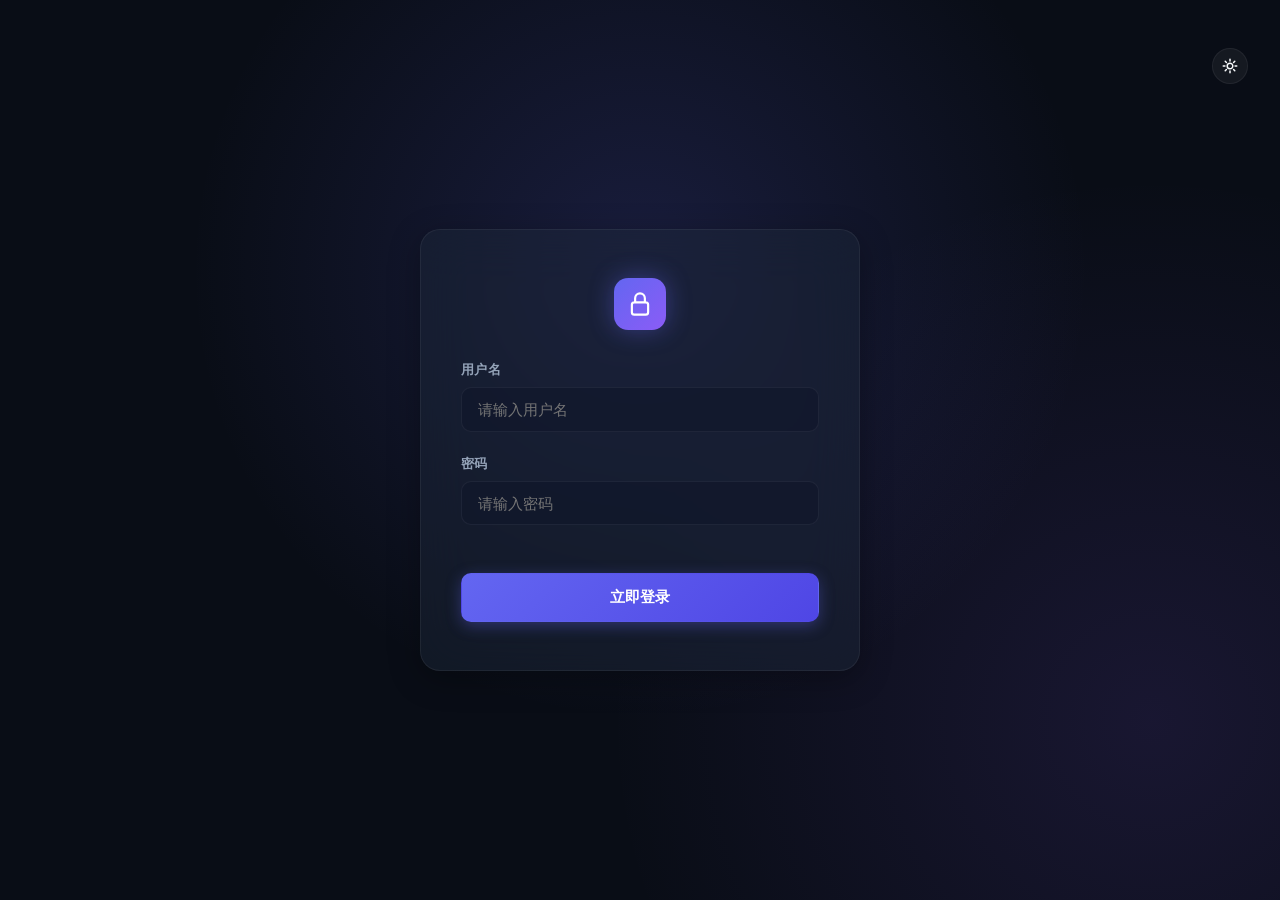
<file: src/main/resources/templates/login.html>
<!DOCTYPE html>
<html lang="zh-CN" data-theme="dark">
<head>
    <meta charset="UTF-8">
    <meta name="viewport" content="width=device-width, initial-scale=1.0">
    <title>登录 - Template Code 控制台</title>
    <!-- 立即读取本地主题配置，防止页面闪烁 -->
    <script>
        const savedTheme = localStorage.getItem('theme') || 'dark';
        document.documentElement.setAttribute('data-theme', savedTheme);
    </script>
    <!-- 引入高档英文字体 -->
    <link href="https://fonts.googleapis.com/css2?family=Inter:wght@300;400;500;600;700&family=Outfit:wght@400;500;600;700&display=swap" rel="stylesheet">
    <style>
        :root {
            --bg-base: #090d16;
            --bg-surface: rgba(17, 24, 39, 0.7);
            --bg-card: rgba(30, 41, 59, 0.45);
            --bg-control: rgba(15, 23, 42, 0.6);
            --border-glow: rgba(99, 102, 241, 0.15);
            --border-subtle: rgba(255, 255, 255, 0.06);
            --text-primary: #f8fafc;
            --text-secondary: #94a3b8;
            --text-muted: #64748b;
            
            --primary: #6366f1;
            --primary-glow: rgba(99, 102, 241, 0.4);
            --primary-hover: #4f46e5;
            --error: #ef4444;
            --success: #10b981;
            
            --radial-glow: radial-gradient(circle at 50% 30%, rgba(99, 102, 241, 0.18) 0%, transparent 50%),
                           radial-gradient(circle at 90% 80%, rgba(139, 92, 246, 0.12) 0%, transparent 40%);
            --title-gradient: linear-gradient(to right, #ffffff, #a5b4fc);
            --bg-toast: rgba(30, 41, 59, 0.95);
        }

        :root[data-theme="light"] {
            --bg-base: #f8fafc;
            --bg-surface: rgba(255, 255, 255, 0.75);
            --bg-card: rgba(255, 255, 255, 0.75);
            --bg-control: #ffffff;
            --border-glow: rgba(99, 102, 241, 0.08);
            --border-subtle: rgba(15, 23, 42, 0.08);
            --text-primary: #0f172a;
            --text-secondary: #475569;
            --text-muted: #94a3b8;
            
            --primary: #4f46e5;
            --primary-glow: rgba(79, 70, 229, 0.15);
            --primary-hover: #3730a3;
            
            --radial-glow: radial-gradient(circle at 50% 30%, rgba(99, 102, 241, 0.08) 0%, transparent 50%),
                           radial-gradient(circle at 90% 80%, rgba(139, 92, 246, 0.05) 0%, transparent 40%);
            --title-gradient: linear-gradient(to right, #0f172a, #334155);
            --bg-toast: rgba(255, 255, 255, 0.95);
        }

        * {
            box-sizing: border-box;
            margin: 0;
            padding: 0;
        }

        body {
            font-family: 'Inter', -apple-system, BlinkMacSystemFont, "Segoe UI", Roboto, sans-serif;
            background-color: var(--bg-base);
            color: var(--text-primary);
            min-height: 100vh;
            display: flex;
            align-items: center;
            justify-content: center;
            background-image: var(--radial-glow);
            background-attachment: fixed;
            transition: background-color 0.3s ease, color 0.3s ease;
            position: relative;
            overflow: hidden;
        }

        /* 顶部主题切换定位 */
        .theme-switch-container {
            position: absolute;
            top: 2rem;
            right: 2rem;
        }

        /* 提示框容器 */
        #toast-container {
            position: fixed;
            top: 1.5rem;
            right: 1.5rem;
            z-index: 1000;
            display: flex;
            flex-direction: column;
            gap: 0.75rem;
            max-width: 400px;
        }

        .toast {
            background: var(--bg-toast);
            border: 1px solid var(--border-subtle);
            border-radius: 10px;
            padding: 1rem 1.25rem;
            color: var(--text-primary);
            box-shadow: 0 10px 25px -5px rgba(0, 0, 0, 0.4);
            display: flex;
            align-items: flex-start;
            gap: 0.75rem;
            backdrop-filter: blur(8px);
            transform: translateX(120%);
            transition: transform 0.4s cubic-bezier(0.175, 0.885, 0.32, 1.275);
        }

        :root[data-theme="light"] .toast {
            box-shadow: 0 10px 25px rgba(0, 0, 0, 0.08);
        }

        .toast.show {
            transform: translateX(0);
        }

        .toast-icon {
            display: flex;
            align-items: center;
            justify-content: center;
            width: 24px;
            height: 24px;
            border-radius: 50%;
            flex-shrink: 0;
            font-weight: bold;
            font-size: 0.85rem;
        }

        .toast-success .toast-icon { background: var(--success); color: white; }
        .toast-error .toast-icon { background: var(--error); color: white; }

        .toast-content {
            flex-grow: 1;
        }

        .toast-title {
            font-weight: 600;
            font-size: 0.9rem;
            margin-bottom: 0.25rem;
        }

        .toast-desc {
            font-size: 0.8rem;
            color: var(--text-secondary);
            line-height: 1.4;
        }

        .toast-close {
            background: none;
            border: none;
            color: var(--text-muted);
            cursor: pointer;
            font-size: 1.1rem;
            padding: 0 0.2rem;
            line-height: 1;
        }

        /* 登录卡片 */
        .glass-card {
            background-color: var(--bg-card);
            border: 1px solid var(--border-subtle);
            border-radius: 20px;
            padding: 3rem 2.5rem;
            backdrop-filter: blur(25px);
            box-shadow: 0 8px 32px 0 rgba(0, 0, 0, 0.3);
            width: 100%;
            max-width: 440px;
            position: relative;
            overflow: hidden;
            transition: border-color 0.3s ease, box-shadow 0.3s ease;
        }

        .glass-card:hover {
            border-color: rgba(99, 102, 241, 0.3);
            box-shadow: 0 8px 32px 0 rgba(99, 102, 241, 0.05);
        }

        .glass-card::before {
            content: "";
            position: absolute;
            top: 0;
            left: 0;
            width: 100%;
            height: 2px;
            background: linear-gradient(to right, transparent, var(--primary), transparent);
            transform: translateX(-100%);
            transition: transform 0.8s ease;
        }

        .glass-card:hover::before {
            transform: translateX(100%);
        }

        .card-header {
            text-align: center;
            margin-bottom: 2rem;
        }

        .logo-badge {
            display: inline-flex;
            align-items: center;
            justify-content: center;
            background: linear-gradient(135deg, #6366f1, #8b5cf6);
            color: white;
            width: 52px;
            height: 52px;
            border-radius: 14px;
            box-shadow: 0 0 24px var(--primary-glow);
            margin-bottom: 0;
        }

        .card-title {
            font-family: 'Outfit', sans-serif;
            font-size: 1.75rem;
            font-weight: 700;
            background: var(--title-gradient);
            -webkit-background-clip: text;
            -webkit-text-fill-color: transparent;
            margin-bottom: 0.5rem;
        }

        .card-subtitle {
            font-size: 0.85rem;
            color: var(--text-secondary);
        }

        /* 表单样式 */
        .form-group {
            display: flex;
            flex-direction: column;
            gap: 0.5rem;
            margin-bottom: 1.5rem;
        }

        .form-label {
            font-size: 0.8rem;
            font-weight: 600;
            color: var(--text-secondary);
            letter-spacing: 0.03em;
            text-transform: uppercase;
        }

        .input-wrapper {
            position: relative;
        }

        .form-control {
            width: 100%;
            background-color: var(--bg-control);
            border: 1px solid var(--border-subtle);
            border-radius: 10px;
            padding: 0.8rem 1rem;
            color: var(--text-primary);
            font-size: 0.95rem;
            transition: all 0.25s ease;
            outline: none;
        }

        .form-control:focus {
            border-color: var(--primary);
            box-shadow: 0 0 15px rgba(99, 102, 241, 0.25);
        }

        /* 按钮 */
        .btn {
            display: inline-flex;
            align-items: center;
            justify-content: center;
            gap: 0.5rem;
            border-radius: 10px;
            padding: 0.8rem 1.5rem;
            font-size: 0.95rem;
            font-weight: 600;
            cursor: pointer;
            transition: all 0.25s ease;
            border: 1px solid transparent;
            width: 100%;
            margin-top: 1rem;
        }

        .btn-primary {
            background: linear-gradient(135deg, #6366f1, #4f46e5);
            color: white;
            box-shadow: 0 4px 15px rgba(99, 102, 241, 0.35);
        }

        .btn-primary:hover {
            transform: translateY(-1.5px);
            box-shadow: 0 6px 20px rgba(99, 102, 241, 0.45);
            filter: brightness(1.15);
        }

        .btn-primary:active {
            transform: translateY(0);
        }

        .btn-secondary {
            background: rgba(255, 255, 255, 0.05);
            border-color: var(--border-subtle);
            color: var(--text-primary);
        }

        :root[data-theme="light"] .btn-secondary {
            background: #ffffff;
            border-color: var(--border-subtle);
        }

        .btn-secondary:hover {
            background: rgba(255, 255, 255, 0.1);
        }

        /* 载入特效 */
        .spinner {
            border: 2px solid rgba(255, 255, 255, 0.25);
            width: 18px;
            height: 18px;
            border-radius: 50%;
            border-left-color: white;
            animation: spin 0.8s linear infinite;
            display: inline-block;
        }

        @keyframes spin {
            0% { transform: rotate(0deg); }
            100% { transform: rotate(360deg); }
        }


    </style>
</head>
<body>

    <!-- 主题切换按钮 -->
    <div class="theme-switch-container">
        <button id="theme-toggle" class="btn btn-secondary" onclick="toggleTheme()" style="padding: 0; border-radius: 50%; display: flex; align-items: center; justify-content: center; width: 36px; height: 36px;">
            <!-- 太阳图标 -->
            <svg id="sun-icon" xmlns="http://www.w3.org/2000/svg" fill="none" viewBox="0 0 24 24" stroke-width="2" stroke="currentColor" style="width:18px; height:18px;">
                <path stroke-linecap="round" stroke-linejoin="round" d="M12 3v2.25m6.364.386l-1.591 1.591M21 12h-2.25m-.386 6.364l-1.591-1.591M12 18.75V21m-4.773-4.227l-1.591 1.591M5.25 12H3m4.227-4.773L5.636 5.636M15.75 12a3.75 3.75 0 11-7.5 0 3.75 3.75 0 017.5 0z" />
            </svg>
            <!-- 月亮图标 -->
            <svg id="moon-icon" xmlns="http://www.w3.org/2000/svg" fill="none" viewBox="0 0 24 24" stroke-width="2" stroke="currentColor" style="width:18px; height:18px; display:none;">
                <path stroke-linecap="round" stroke-linejoin="round" d="M21.752 15.002A9.718 9.718 0 0118 15.75c-5.385 0-9.75-4.365-9.75-9.75 0-1.33.266-2.597.748-3.752A9.753 9.753 0 003 11.25C3 16.635 7.365 21 12.75 21a9.753 9.753 0 009.002-5.998z" />
            </svg>
        </button>
    </div>

    <!-- 提示框容器 -->
    <div id="toast-container"></div>

    <!-- 登录面板 -->
    <div class="glass-card">
        <div class="card-header">
            <div class="logo-badge">
                <svg xmlns="http://www.w3.org/2000/svg" fill="none" viewBox="0 0 24 24" stroke-width="2" stroke="currentColor" style="width: 26px; height: 26px; color: #fff;">
                    <path stroke-linecap="round" stroke-linejoin="round" d="M16.5 10.5V6.75a4.5 4.5 0 10-9 0v3.75m-.75 11.25h10.5a2.25 2.25 0 002.25-2.25v-6.75a2.25 2.25 0 00-2.25-2.25H6.75a2.25 2.25 0 00-2.25 2.25v6.75a2.25 2.25 0 002.25 2.25z" />
                </svg>
            </div>
        </div>

        <form id="login-form" onsubmit="handleLogin(arguments[0])">
            <div class="form-group">
                <label class="form-label" for="username">用户名</label>
                <div class="input-wrapper">
                    <input type="text" id="username" class="form-control" placeholder="请输入用户名" required autocomplete="username">
                </div>
            </div>

            <div class="form-group" style="margin-bottom: 2rem;">
                <label class="form-label" for="password">密码</label>
                <div class="input-wrapper">
                    <input type="password" id="password" class="form-control" placeholder="请输入密码" required autocomplete="current-password">
                </div>
            </div>

            <button type="submit" id="submit-btn" class="btn btn-primary">
                <span>立即登录</span>
            </button>
        </form>
    </div>

    <!-- 仅用于消除 IDE 未使用 CSS 类警告的隐藏元素 -->
    <div style="display: none;">
        <div class="toast show"></div>
    </div>

    <script>
        // 主题切换逻辑
        function toggleTheme() {
            const currentTheme = document.documentElement.getAttribute('data-theme');
            let targetTheme = 'dark';
            if (currentTheme !== 'light') {
                targetTheme = 'light';
            }
            
            document.documentElement.setAttribute('data-theme', targetTheme);
            localStorage.setItem('theme', targetTheme);
            updateThemeIcons(targetTheme);
        }

        function updateThemeIcons(theme) {
            const sunIcon = document.getElementById('sun-icon');
            const moonIcon = document.getElementById('moon-icon');
            if (theme === 'light') {
                sunIcon.style.display = 'none';
                moonIcon.style.display = 'block';
            } else {
                sunIcon.style.display = 'block';
                moonIcon.style.display = 'none';
            }
        }

        // 初始化主题图标
        updateThemeIcons(localStorage.getItem('theme') || 'dark');

        // 如果用户本身已有可用 Token，直接尝试前往首页
        if (localStorage.getItem('token')) {
            window.location.href = '/';
        }

        // 消息通知组件
        function showToast(title, desc, type = 'info') {
            const container = document.getElementById('toast-container');
            const toast = document.createElement('div');
            toast.className = `toast toast-${type}`;
            
            let iconText = 'i';
            if (type === 'success') iconText = '✓';
            if (type === 'error') iconText = '✗';
            
            toast.innerHTML = `
                <div class="toast-icon">${iconText}</div>
                <div class="toast-content">
                    <div class="toast-title">${title}</div>
                    <div class="toast-desc">${desc}</div>
                </div>
                <button class="toast-close" onclick="this.parentElement.remove()">&times;</button>
            `;
            container.appendChild(toast);
            setTimeout(() => toast.classList.add('show'), 50);
            setTimeout(() => {
                toast.classList.remove('show');
                setTimeout(() => toast.remove(), 400);
            }, 4000);
        }

        // 异步登录提交处理
        async function handleLogin(event) {
            event.preventDefault();
            
            const usernameInput = document.getElementById('username');
            const passwordInput = document.getElementById('password');
            const submitBtn = document.getElementById('submit-btn');
            
            const username = usernameInput.value.trim();
            const password = passwordInput.value;
            
            if (!username || !password) {
                showToast('输入不完整', '请填写用户名和密码！', 'error');
                return;
            }

            // 禁用按钮并展示加载动画
            submitBtn.disabled = true;
            submitBtn.innerHTML = '<span class="spinner"></span> <span>正在登录...</span>';
            
            try {
                const bodyParams = new URLSearchParams();
                bodyParams.append('username', username);
                bodyParams.append('password', password);
                // 使用表单提交登录
                const response = await fetch('/login', {
                    method: 'POST',
                    headers: {
                        'Content-Type': 'application/x-www-form-urlencoded'
                    },
                    body: bodyParams
                });
                // 检查网络响应状态
                if (!response.ok) {
                    showToast('登录失败', `网络请求异常 HTTP ${response.status}`, 'error');
                    submitBtn.disabled = false;
                    submitBtn.innerHTML = '<span>立即登录</span>';
                    return;
                }
                // 获取响应结果
                const result = await response.json();
                // 检查响应状态码
                if (result.code === 200) {
                    showToast('登录成功', '正在为您跳转', 'success');
                    // 存储token并在一秒后跳转
                    localStorage.setItem('token', result['data']['token']);
                    setTimeout(() => {
                        window.location.href = '/';
                    }, 1000);
                } else {
                    showToast('登录失败', result.message, 'error');
                    submitBtn.disabled = false;
                    submitBtn.innerHTML = '<span>立即登录</span>';
                }
            } catch (err) {
                showToast('登录失败', err.message, 'error');
                submitBtn.disabled = false;
                submitBtn.innerHTML = '<span>立即登录</span>';
            }
        }
    </script>
</body>
</html>
</file>
